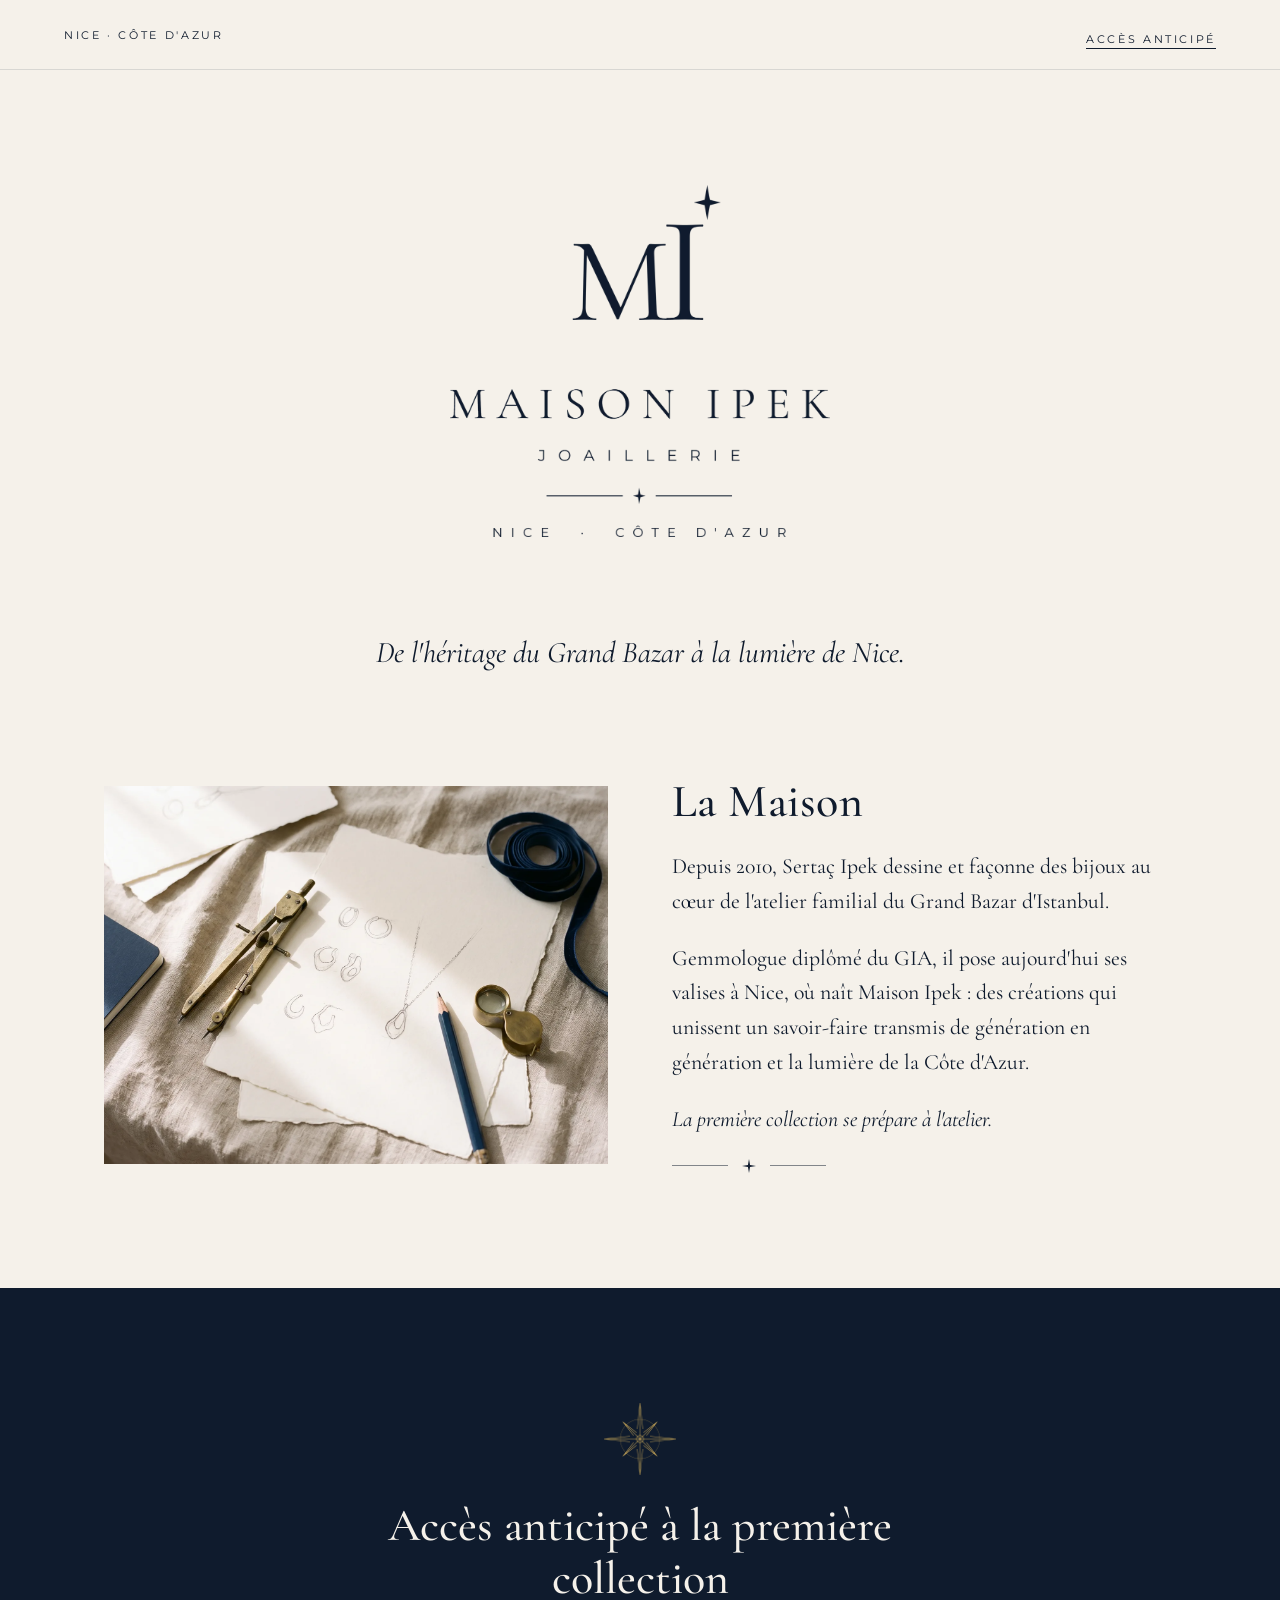
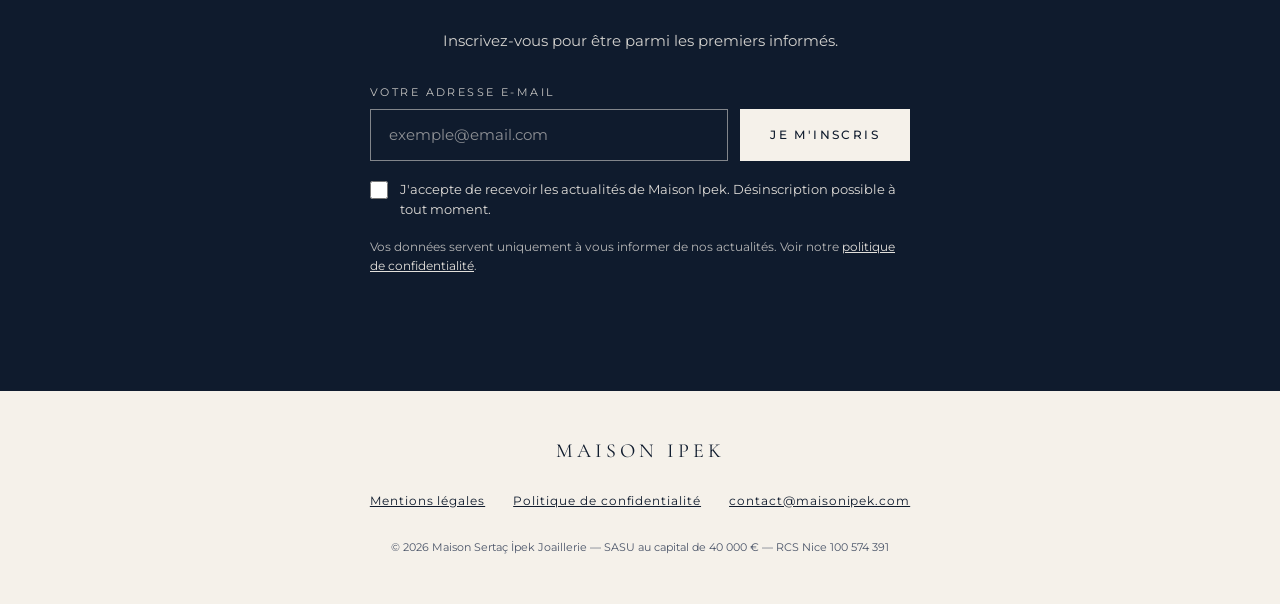
<file: index.html>
<!DOCTYPE html>
<html lang="fr">
<head>
<meta charset="utf-8">
<meta name="viewport" content="width=device-width, initial-scale=1">
<title>Maison Ipek — Joaillerie · Nice, Côte d'Azur</title>
<meta name="description" content="Maison Ipek, joaillerie née de l'héritage du Grand Bazar d'Istanbul et de la lumière de Nice. Inscrivez-vous pour un accès anticipé à la première collection.">
<link rel="canonical" href="https://maisonipek.com/">
<meta name="theme-color" content="#0F1B2D">
<link rel="icon" href="/favicon.ico" sizes="any">
<link rel="icon" type="image/png" href="/favicon-32.png" sizes="32x32">
<link rel="apple-touch-icon" href="/apple-touch-icon.png">
<meta property="og:type" content="website">
<meta property="og:site_name" content="Maison Ipek">
<meta property="og:locale" content="fr_FR">
<meta property="og:title" content="Maison Ipek — Joaillerie · Nice, Côte d'Azur">
<meta property="og:description" content="Maison Ipek, joaillerie née de l'héritage du Grand Bazar d'Istanbul et de la lumière de Nice. Inscrivez-vous pour un accès anticipé à la première collection.">
<meta property="og:url" content="https://maisonipek.com/">
<meta property="og:image" content="https://maisonipek.com/og-image.jpg">
<meta property="og:image:width" content="1200">
<meta property="og:image:height" content="630">
<meta name="twitter:card" content="summary_large_image">
<link rel="preload" href="/cormorant-garamond-latin-400-normal.woff2" as="font" type="font/woff2" crossorigin>
<link rel="stylesheet" href="/styles.css?v=2">
</head>
<body>
<a class="skip" href="#contenu">Aller au contenu</a>
<header class="topbar">
<span>Nice · Côte d'Azur</span>
<a href="/#acces">Accès anticipé</a>
</header>
<main id="contenu">
<section class="hero">
<h1><img src="/logo-lockup-navy.webp" width="1000" height="927" alt="Maison Ipek Joaillerie — Nice, Côte d'Azur"></h1>
<p class="slogan">De l'héritage du Grand Bazar à la lumière de Nice.</p>
</section>
<section class="story" aria-labelledby="maison">
<img src="/atelier.webp" width="1600" height="1195" loading="lazy" alt="Esquisses de bijoux au crayon sur papier, compas et loupe en laiton">
<div class="story-text">
<h2 id="maison">La Maison</h2>
<p>Depuis 2010, Sertaç Ipek dessine et façonne des bijoux au cœur de l'atelier familial du Grand Bazar d'Istanbul.</p>
<p>Gemmologue diplômé du GIA, il pose aujourd'hui ses valises à Nice, où naît Maison Ipek : des créations qui unissent un savoir-faire transmis de génération en génération et la lumière de la Côte d'Azur.</p>
<p class="em">La première collection se prépare à l'atelier.</p>
<div class="rule" aria-hidden="true"><span></span><svg aria-hidden="true" viewBox="0 0 24 24"><path d="M12 0 L13.8 10.2 L24 12 L13.8 13.8 L12 24 L10.2 13.8 L0 12 L10.2 10.2 Z" fill="currentColor"/></svg><span></span></div>
</div>
</section>
<section class="acces" id="acces" aria-labelledby="acces-titre">
<img class="rose" src="/rose-or.webp" width="72" height="72" alt="" aria-hidden="true">
<h2 id="acces-titre">Accès anticipé à la première collection</h2>
<p class="lead">Inscrivez-vous pour être parmi les premiers informés.</p>
<div class="sib-form">
<div id="sib-form-container" class="sib-form-container">
<div id="error-message" class="sib-form-message-panel" role="alert"><div class="sib-form-message-panel__text"><span class="sib-form-message-panel__inner-text">Votre inscription n'a pas pu être enregistrée. Veuillez réessayer.</span></div></div>
<div id="success-message" class="sib-form-message-panel" role="status"><div class="sib-form-message-panel__text"><span class="sib-form-message-panel__inner-text">Merci ! Vous êtes bien inscrit(e). Nous vous écrirons au lancement.</span></div></div>
<div id="sib-container" class="sib-container--large sib-container--vertical">
<form id="sib-form" method="POST" action="https://c7601040.sibforms.com/serve/[base64]" data-type="subscription">
<div class="sib-input sib-form-block"><div class="form__entry entry_block"><div class="form__label-row">
<label class="entry__label f-label" for="EMAIL" data-required="*">Votre adresse e-mail</label>
<div class="entry__field f-row">
<input class="input" type="email" id="EMAIL" name="EMAIL" autocomplete="email" value="" placeholder="exemple@email.com" data-required="true" required>
<button class="sib-form-block__button sib-form-block__button-with-loader f-btn" form="sib-form" type="submit"><svg class="icon clickable__icon progress-indicator__icon sib-hide-loader-icon" viewBox="0 0 512 512" aria-hidden="true"><path d="M460.116 373.846l-20.823-12.022c-5.541-3.199-7.54-10.159-4.663-15.874 30.137-59.886 28.343-131.652-5.386-189.946-33.641-58.394-94.896-95.833-161.827-99.676C261.028 55.961 256 50.751 256 44.352V20.309c0-6.904 5.808-12.337 12.703-11.982 83.556 4.306 160.163 50.864 202.11 123.677 42.063 72.696 44.079 162.316 6.031 236.832-3.14 6.148-10.75 8.461-16.728 5.01z"/></svg>Je m'inscris</button>
</div></div>
<label class="entry__error entry__error--primary"></label>
</div></div>
<div class="sib-optin sib-form-block" data-required="true"><div class="form__entry entry_mcq"><div class="form__label-row">
<div class="entry__choice"><label class="f-consent" for="OPT_IN"><input type="checkbox" value="1" id="OPT_IN" name="OPT_IN" required><span>J'accepte de recevoir les actualités de Maison Ipek. Désinscription possible à tout moment.</span></label></div>
</div>
<label class="entry__error entry__error--primary"></label>
</div></div>
<p class="f-note">Vos données servent uniquement à vous informer de nos actualités. Voir notre <a href="/confidentialite.html">politique de confidentialité</a>.</p>
<input type="text" name="email_address_check" value="" class="input--hidden" tabindex="-1" autocomplete="off" aria-hidden="true">
<input type="hidden" name="locale" value="fr">
</form>
</div>
</div>
</div>
</section>
</main>
<footer class="footer">
<p class="brand">Maison Ipek</p>
<nav aria-label="Informations légales">
<a href="/mentions-legales.html">Mentions légales</a>
<a href="/confidentialite.html">Politique de confidentialité</a>
<a href="mailto:contact@maisonipek.com">contact@maisonipek.com</a>
</nav>
<p class="legal">© 2026 Maison Sertaç İpek Joaillerie — SASU au capital de 40 000 € — RCS Nice 100 574 391</p>
</footer>
<script>
window.REQUIRED_CODE_ERROR_MESSAGE = "Veuillez choisir un indicatif pays.";
window.LOCALE = "fr";
window.EMAIL_INVALID_MESSAGE = window.SMS_INVALID_MESSAGE = "Les informations saisies sont invalides. Veuillez vérifier le format et réessayer.";
window.REQUIRED_ERROR_MESSAGE = "Ce champ est obligatoire.";
window.GENERIC_INVALID_MESSAGE = "Les informations saisies sont invalides. Veuillez vérifier le format et réessayer.";
window.INVALID_NUMBER = "Les informations saisies sont invalides. Veuillez vérifier le format et réessayer.";
window.INVALID_DATE = "Veuillez saisir une date valide.";
window.REQUIRED_MULTISELECT_MESSAGE = "Veuillez sélectionner au moins une option.";
window.translation = { common: { selectedList: "{quantity} liste sélectionnée", selectedLists: "{quantity} listes sélectionnées", selectedOption: "{quantity} sélectionné", selectedOptions: "{quantity} sélectionnés" } };
var AUTOHIDE = Boolean(0);
</script>
<script defer src="https://sibforms.com/forms/end-form/build/main.js"></script>
</body>
</html>
</file>
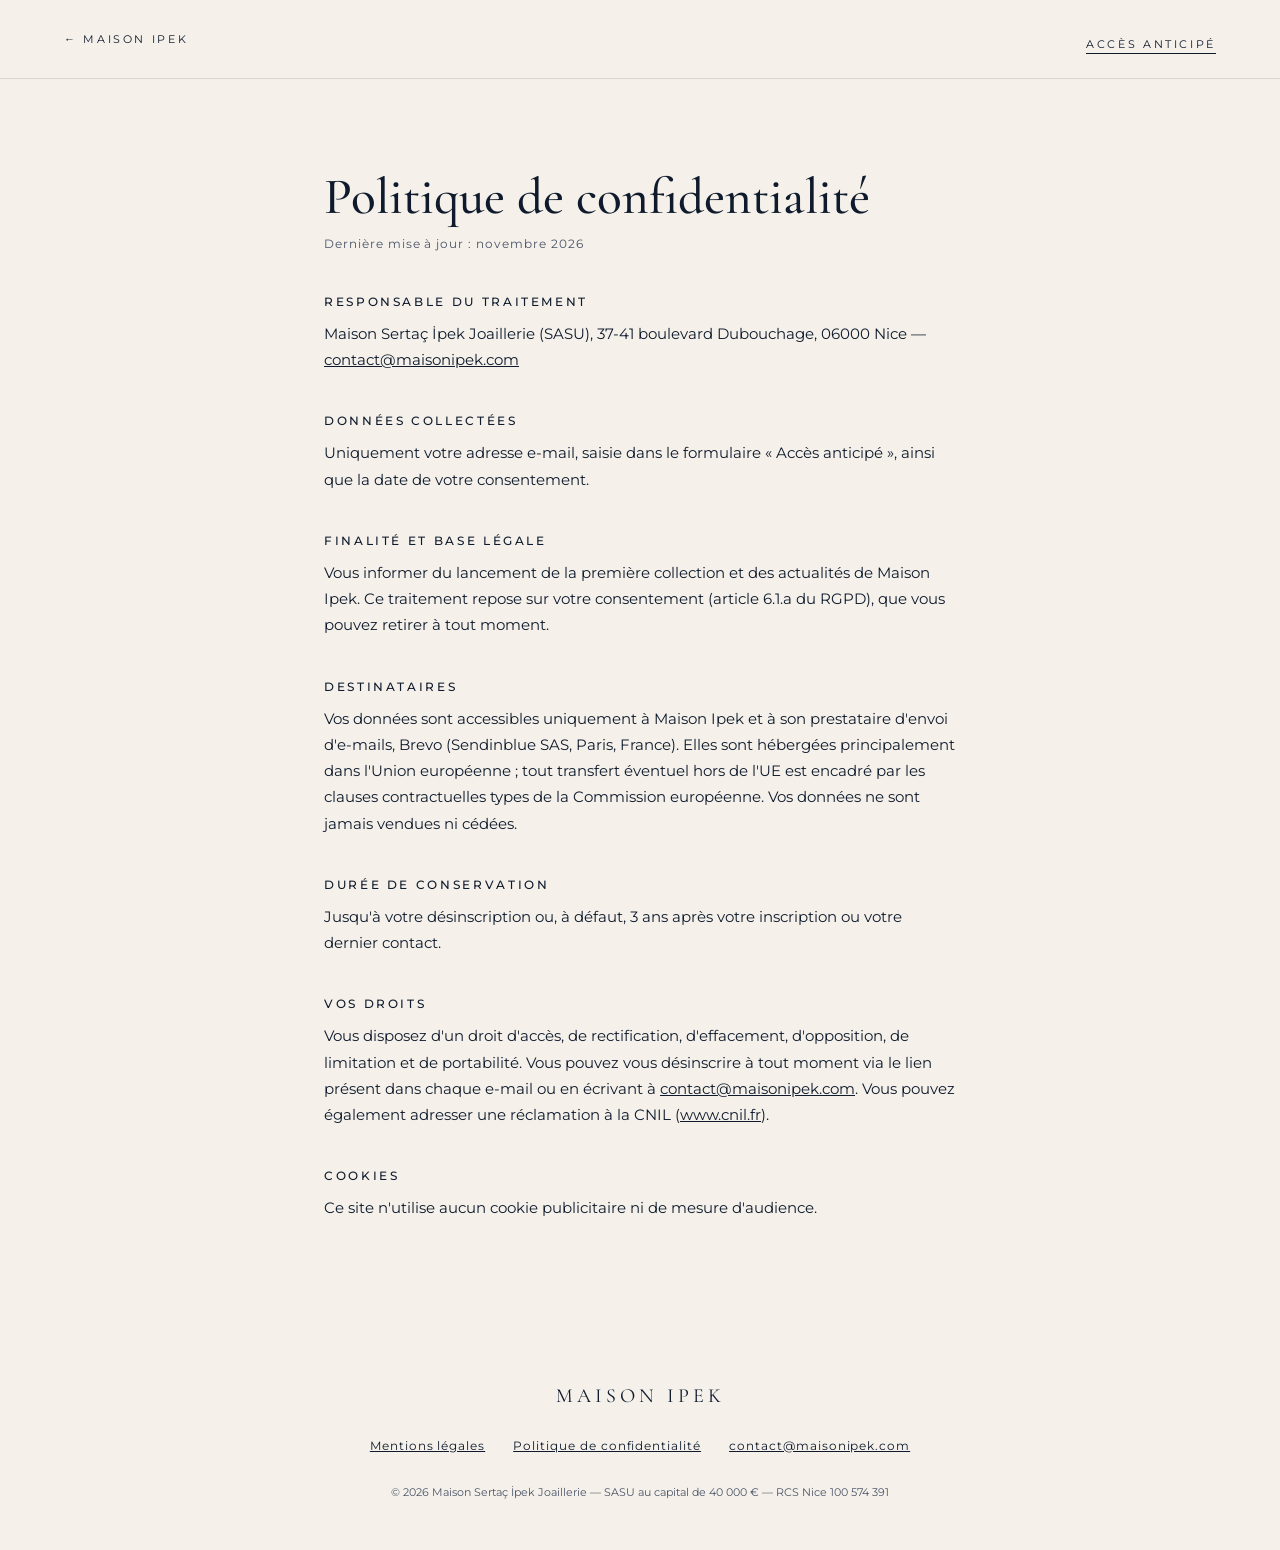
<file: confidentialite.html>
<!DOCTYPE html>
<html lang="fr">
<head>
<meta charset="utf-8">
<meta name="viewport" content="width=device-width, initial-scale=1">
<title>Politique de confidentialité — Maison Ipek</title>
<meta name="description" content="Politique de confidentialité de maisonipek.com : données collectées, finalités, durée de conservation et vos droits.">
<link rel="canonical" href="https://maisonipek.com/confidentialite.html">
<meta name="theme-color" content="#0F1B2D">
<link rel="icon" href="/favicon.ico" sizes="any">
<link rel="icon" type="image/png" href="/favicon-32.png" sizes="32x32">
<link rel="apple-touch-icon" href="/apple-touch-icon.png">
<meta property="og:type" content="website">
<meta property="og:site_name" content="Maison Ipek">
<meta property="og:locale" content="fr_FR">
<meta property="og:title" content="Politique de confidentialité — Maison Ipek">
<meta property="og:description" content="Politique de confidentialité de maisonipek.com : données collectées, finalités, durée de conservation et vos droits.">
<meta property="og:url" content="https://maisonipek.com/confidentialite.html">
<meta property="og:image" content="https://maisonipek.com/og-image.jpg">
<meta property="og:image:width" content="1200">
<meta property="og:image:height" content="630">
<meta name="twitter:card" content="summary_large_image">
<link rel="preload" href="/cormorant-garamond-latin-400-normal.woff2" as="font" type="font/woff2" crossorigin>
<link rel="stylesheet" href="/styles.css?v=2">
</head>
<body>
<a class="skip" href="#contenu">Aller au contenu</a>
<header class="topbar">
<a class="home" href="/">← Maison Ipek</a>
<a href="/#acces">Accès anticipé</a>
</header>
<main id="contenu" class="doc">
<h1>Politique de confidentialité</h1>
<p class="date">Dernière mise à jour : novembre 2026</p>
<h2>Responsable du traitement</h2>
<p>Maison Sertaç İpek Joaillerie (SASU), 37-41 boulevard Dubouchage, 06000 Nice — <a href="mailto:contact@maisonipek.com">contact@maisonipek.com</a></p>
<h2>Données collectées</h2>
<p>Uniquement votre adresse e-mail, saisie dans le formulaire « Accès anticipé », ainsi que la date de votre consentement.</p>
<h2>Finalité et base légale</h2>
<p>Vous informer du lancement de la première collection et des actualités de Maison Ipek. Ce traitement repose sur votre consentement (article 6.1.a du RGPD), que vous pouvez retirer à tout moment.</p>
<h2>Destinataires</h2>
<p>Vos données sont accessibles uniquement à Maison Ipek et à son prestataire d'envoi d'e-mails, Brevo (Sendinblue SAS, Paris, France). Elles sont hébergées principalement dans l'Union européenne ; tout transfert éventuel hors de l'UE est encadré par les clauses contractuelles types de la Commission européenne. Vos données ne sont jamais vendues ni cédées.</p>
<h2>Durée de conservation</h2>
<p>Jusqu'à votre désinscription ou, à défaut, 3 ans après votre inscription ou votre dernier contact.</p>
<h2>Vos droits</h2>
<p>Vous disposez d'un droit d'accès, de rectification, d'effacement, d'opposition, de limitation et de portabilité. Vous pouvez vous désinscrire à tout moment via le lien présent dans chaque e-mail ou en écrivant à <a href="mailto:contact@maisonipek.com">contact@maisonipek.com</a>. Vous pouvez également adresser une réclamation à la CNIL (<a href="https://www.cnil.fr">www.cnil.fr</a>).</p>
<h2>Cookies</h2>
<p>Ce site n'utilise aucun cookie publicitaire ni de mesure d'audience.</p>
</main>
<footer class="footer">
<p class="brand">Maison Ipek</p>
<nav aria-label="Informations légales">
<a href="/mentions-legales.html">Mentions légales</a>
<a href="/confidentialite.html">Politique de confidentialité</a>
<a href="mailto:contact@maisonipek.com">contact@maisonipek.com</a>
</nav>
<p class="legal">© 2026 Maison Sertaç İpek Joaillerie — SASU au capital de 40 000 € — RCS Nice 100 574 391</p>
</footer>
</body>
</html>
</file>
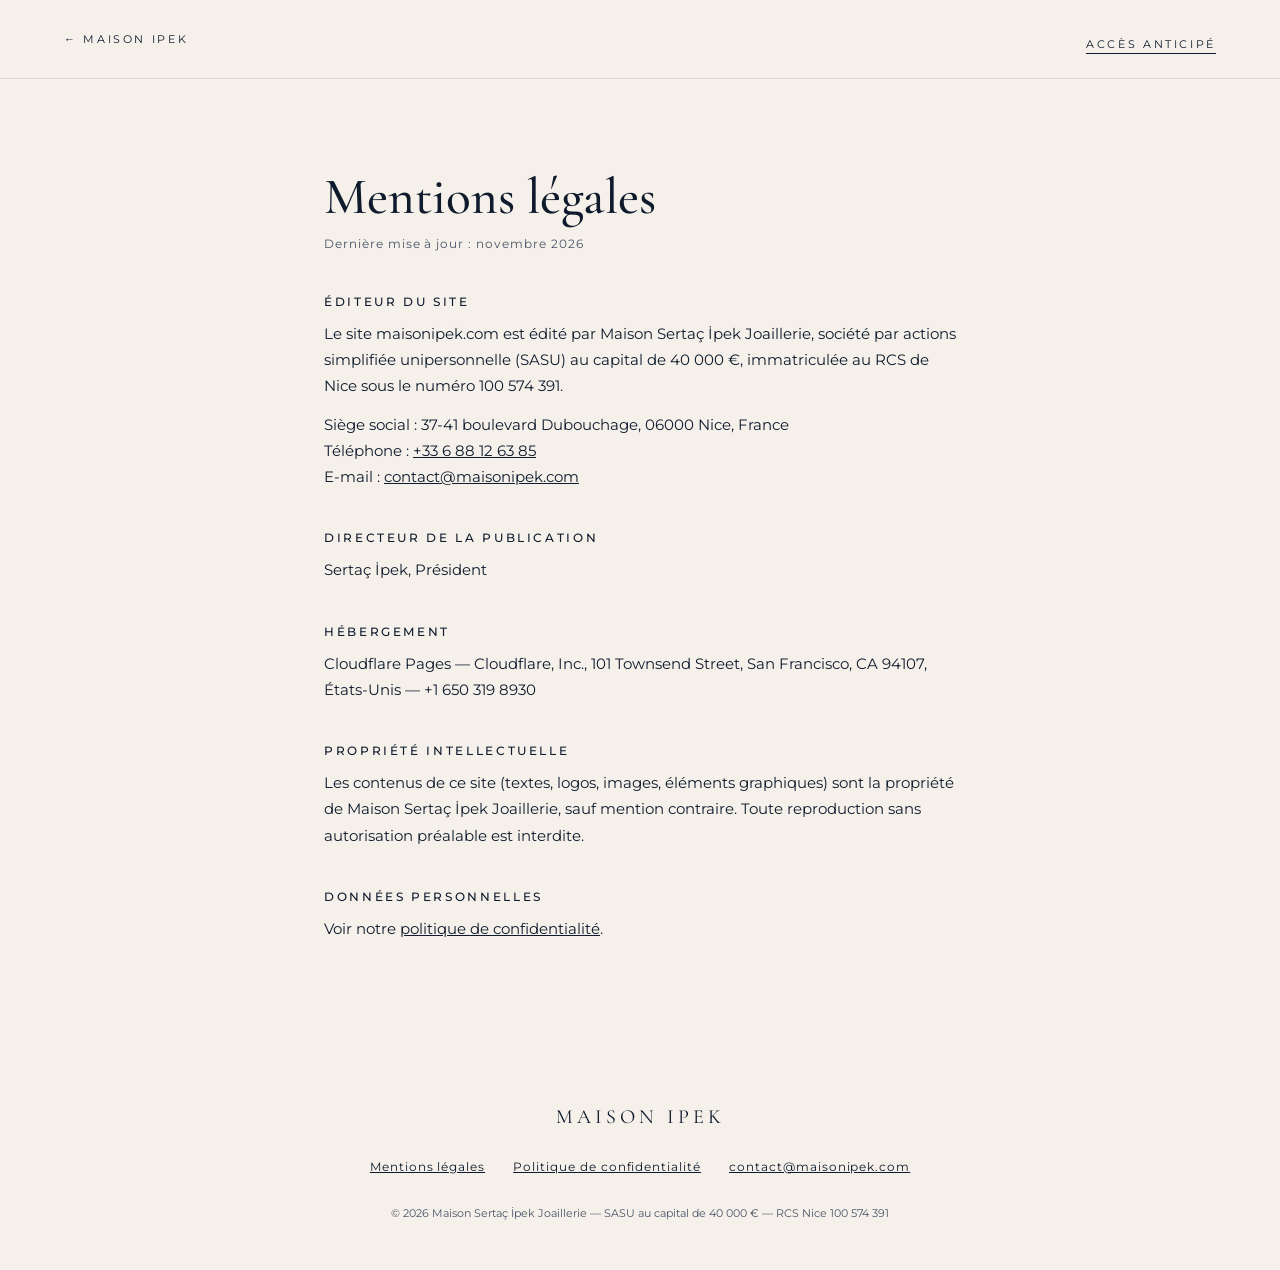
<file: mentions-legales.html>
<!DOCTYPE html>
<html lang="fr">
<head>
<meta charset="utf-8">
<meta name="viewport" content="width=device-width, initial-scale=1">
<title>Mentions légales — Maison Ipek</title>
<meta name="description" content="Mentions légales du site maisonipek.com, édité par Maison Sertaç İpek Joaillerie (SASU), Nice.">
<link rel="canonical" href="https://maisonipek.com/mentions-legales.html">
<meta name="theme-color" content="#0F1B2D">
<link rel="icon" href="/favicon.ico" sizes="any">
<link rel="icon" type="image/png" href="/favicon-32.png" sizes="32x32">
<link rel="apple-touch-icon" href="/apple-touch-icon.png">
<meta property="og:type" content="website">
<meta property="og:site_name" content="Maison Ipek">
<meta property="og:locale" content="fr_FR">
<meta property="og:title" content="Mentions légales — Maison Ipek">
<meta property="og:description" content="Mentions légales du site maisonipek.com, édité par Maison Sertaç İpek Joaillerie (SASU), Nice.">
<meta property="og:url" content="https://maisonipek.com/mentions-legales.html">
<meta property="og:image" content="https://maisonipek.com/og-image.jpg">
<meta property="og:image:width" content="1200">
<meta property="og:image:height" content="630">
<meta name="twitter:card" content="summary_large_image">
<link rel="preload" href="/cormorant-garamond-latin-400-normal.woff2" as="font" type="font/woff2" crossorigin>
<link rel="stylesheet" href="/styles.css?v=2">
</head>
<body>
<a class="skip" href="#contenu">Aller au contenu</a>
<header class="topbar">
<a class="home" href="/">← Maison Ipek</a>
<a href="/#acces">Accès anticipé</a>
</header>
<main id="contenu" class="doc">
<h1>Mentions légales</h1>
<p class="date">Dernière mise à jour : novembre 2026</p>
<h2>Éditeur du site</h2>
<p>Le site maisonipek.com est édité par Maison Sertaç İpek Joaillerie, société par actions simplifiée unipersonnelle (SASU) au capital de 40 000 €, immatriculée au RCS de Nice sous le numéro 100 574 391.</p>
<p>Siège social : 37-41 boulevard Dubouchage, 06000 Nice, France<br>
Téléphone : <a href="tel:+33688126385">+33 6 88 12 63 85</a><br>
E-mail : <a href="mailto:contact@maisonipek.com">contact@maisonipek.com</a></p>
<h2>Directeur de la publication</h2>
<p>Sertaç İpek, Président</p>
<h2>Hébergement</h2>
<p>Cloudflare Pages — Cloudflare, Inc., 101 Townsend Street, San Francisco, CA 94107, États-Unis — +1 650 319 8930</p>
<h2>Propriété intellectuelle</h2>
<p>Les contenus de ce site (textes, logos, images, éléments graphiques) sont la propriété de Maison Sertaç İpek Joaillerie, sauf mention contraire. Toute reproduction sans autorisation préalable est interdite.</p>
<h2>Données personnelles</h2>
<p>Voir notre <a href="/confidentialite.html">politique de confidentialité</a>.</p>
</main>
<footer class="footer">
<p class="brand">Maison Ipek</p>
<nav aria-label="Informations légales">
<a href="/mentions-legales.html">Mentions légales</a>
<a href="/confidentialite.html">Politique de confidentialité</a>
<a href="mailto:contact@maisonipek.com">contact@maisonipek.com</a>
</nav>
<p class="legal">© 2026 Maison Sertaç İpek Joaillerie — SASU au capital de 40 000 € — RCS Nice 100 574 391</p>
</footer>
</body>
</html>
</file>
<file: styles.css>
/* Maison Ipek — maisonipek.com */
@font-face{font-family:"Cormorant Garamond";font-style:normal;font-weight:400;font-display:swap;src:url(/cormorant-garamond-latin-400-normal.woff2) format("woff2")}
@font-face{font-family:"Cormorant Garamond";font-style:normal;font-weight:500;font-display:swap;src:url(/cormorant-garamond-latin-500-normal.woff2) format("woff2")}
@font-face{font-family:"Cormorant Garamond";font-style:italic;font-weight:400;font-display:swap;src:url(/cormorant-garamond-latin-400-italic.woff2) format("woff2")}
@font-face{font-family:"Montserrat";font-style:normal;font-weight:400;font-display:swap;src:url(/montserrat-latin-400-normal.woff2) format("woff2")}
@font-face{font-family:"Montserrat";font-style:normal;font-weight:500;font-display:swap;src:url(/montserrat-latin-500-normal.woff2) format("woff2")}
@font-face{font-family:"Montserrat";font-style:normal;font-weight:400;font-display:swap;src:url(/montserrat-latin-ext-400-normal.woff2) format("woff2");unicode-range:U+0100-02BA,U+02BD-02C5,U+02C7-02CC,U+02CE-02D7,U+02DD-02FF,U+0304,U+0308,U+0329,U+1D00-1DBF,U+1E00-1E9F,U+1EF2-1EFF,U+2020,U+20A0-20AB,U+20AD-20C0,U+2113,U+2C60-2C7F,U+A720-A7FF}

:root{--navy:#0F1B2D;--ivory:#F5F1EA;--gold:#C8A75A;--muted:#4A5468;--serif:"Cormorant Garamond",Garamond,"Times New Roman",serif;--sans:"Montserrat",Helvetica,Arial,sans-serif;--pad:clamp(20px,5vw,64px)}
*,*::before,*::after{box-sizing:border-box}
html{scroll-behavior:smooth}
body{margin:0;background:var(--ivory);color:var(--navy);font-family:var(--sans);-webkit-font-smoothing:antialiased}
img{max-width:100%;display:block}
a{color:var(--navy)}
a:hover{color:#33415C}
:focus-visible{outline:2px solid var(--gold);outline-offset:3px}
.skip{position:absolute;left:-9999px}
.skip:focus{left:16px;top:16px;background:var(--navy);color:var(--ivory);padding:10px 16px;z-index:10}

.topbar{display:flex;justify-content:space-between;align-items:center;gap:16px;padding:20px var(--pad);font-size:11px;letter-spacing:.24em;text-transform:uppercase;border-bottom:1px solid rgba(15,27,45,.12)}
.topbar a{text-decoration:none;border-bottom:1px solid var(--navy);padding:12px 0 2px}
.topbar .home{border:0;padding:12px 0}

.hero{display:flex;flex-direction:column;align-items:center;text-align:center;gap:36px;padding:clamp(56px,9vw,120px) 24px clamp(56px,8vw,104px)}
.hero h1{margin:0;width:min(380px,74%)}
.hero h1 img{width:100%;height:auto}
.slogan{margin:0;max-width:640px;font-family:var(--serif);font-style:italic;font-size:clamp(22px,2.6vw,30px);line-height:1.35}

.story{max-width:1200px;margin:0 auto;padding:0 var(--pad) clamp(72px,9vw,128px);display:flex;flex-wrap:wrap;align-items:center;gap:clamp(36px,5vw,80px)}
.story > img{flex:1 1 320px;min-width:0;width:100%;aspect-ratio:4/3;object-fit:cover;height:auto}
.story-text{flex:1 1 320px;min-width:0;display:flex;flex-direction:column;gap:22px}
.story h2{margin:0;font-family:var(--serif);font-weight:500;font-size:clamp(34px,3.6vw,48px);line-height:1.1;letter-spacing:.01em}
.story p{margin:0;font-family:var(--serif);font-size:clamp(20px,1.7vw,23px);line-height:1.6}
.story p.em{font-style:italic}
.rule{display:flex;align-items:center;gap:14px}
.rule span{display:block;width:56px;height:1px;background:currentColor;opacity:.5}
.rule svg{width:14px;height:14px}

.acces{background:var(--navy);color:var(--ivory);padding:clamp(72px,9vw,120px) var(--pad);display:flex;flex-direction:column;align-items:center;text-align:center;gap:24px;scroll-margin-top:0}
.acces .rose{width:72px;height:72px}
.acces h2{margin:0;max-width:680px;font-family:var(--serif);font-weight:500;font-size:clamp(30px,3.6vw,46px);line-height:1.15}
.acces .lead{margin:0;max-width:520px;font-size:15px;line-height:1.6;color:rgba(245,241,234,.85)}

/* Brevo form, restyled */
.sib-form{width:100%;max-width:540px;margin-top:8px;text-align:left}
#sib-form{display:flex;flex-direction:column;gap:18px}
.f-label{font-size:11px;letter-spacing:.22em;text-transform:uppercase;color:rgba(245,241,234,.8)}
.f-row{display:flex;flex-wrap:wrap;gap:12px}
#EMAIL{flex:1 1 240px;min-width:0;height:52px;padding:0 18px;background:transparent;border:1px solid rgba(245,241,234,.5);border-radius:0;color:var(--ivory);font-family:var(--sans);font-size:15px}
#EMAIL::placeholder{color:rgba(245,241,234,.55)}
#EMAIL:focus{border-color:var(--ivory);outline:none}
.f-btn{flex:0 0 auto;height:52px;padding:0 30px;background:var(--ivory);color:var(--navy);border:0;border-radius:0;font-family:var(--sans);font-size:12px;font-weight:500;letter-spacing:.2em;text-transform:uppercase;cursor:pointer;display:inline-flex;align-items:center;gap:10px}
.f-btn:hover{background:#fff}
.f-consent{display:flex;align-items:flex-start;gap:12px;font-size:13px;line-height:1.55;color:rgba(245,241,234,.9);cursor:pointer}
.f-consent input{width:18px;height:18px;margin:2px 0 0;flex:0 0 auto;accent-color:var(--gold)}
.f-note{margin:0;font-size:12px;line-height:1.6;color:rgba(245,241,234,.72)}
.f-note a{color:rgba(245,241,234,.92)}
.entry__error{display:block;font-size:12px;color:#FFD9D9}
.entry__error:empty{display:none}
.input--hidden{display:none!important}
.sib-hide-loader-icon{display:none}
.progress-indicator__icon{width:14px;height:14px;fill:currentColor;animation:spin 1s linear infinite}
@keyframes spin{to{transform:rotate(360deg)}}
.sib-form-message-panel{display:none;margin:0 0 18px;padding:14px 16px;font-size:14px;line-height:1.5;border:1px solid}
.sib-form-message-panel--active{display:block}
#success-message{background:rgba(245,241,234,.08);border-color:var(--gold);color:var(--ivory)}
#error-message{background:rgba(255,120,120,.12);border-color:#E9A0A0;color:#FFE3E3}
.sib-notification__icon{display:none}

.footer{padding:48px var(--pad);display:flex;flex-direction:column;align-items:center;gap:18px;text-align:center}
.footer .brand{margin:0;font-family:var(--serif);font-size:20px;letter-spacing:.2em;text-transform:uppercase}
.footer nav{display:flex;flex-wrap:wrap;justify-content:center;gap:8px 28px;font-size:12px;letter-spacing:.08em}
.footer nav a{padding:12px 0}
.footer .legal{margin:0;font-size:11px;line-height:1.7;color:var(--muted)}

/* Legal pages */
.doc{max-width:760px;margin:0 auto;padding:clamp(48px,7vw,96px) var(--pad) clamp(64px,8vw,112px)}
.doc h1{margin:0 0 8px;font-family:var(--serif);font-weight:500;font-size:clamp(36px,4vw,52px);line-height:1.1}
.doc .date{margin:0 0 40px;font-size:12px;letter-spacing:.08em;color:var(--muted)}
.doc h2{margin:40px 0 12px;font-size:12px;font-weight:500;letter-spacing:.22em;text-transform:uppercase}
.doc p{margin:0 0 12px;font-size:15px;line-height:1.75}
.f-label{display:block;margin-bottom:10px}
@media (max-width:480px){.f-btn{flex:1 1 100%;justify-content:center}}
/* Zone de protection du logo : au moins la hauteur du M (~88 px) */
.hero .slogan{margin-top:60px}
</file>
